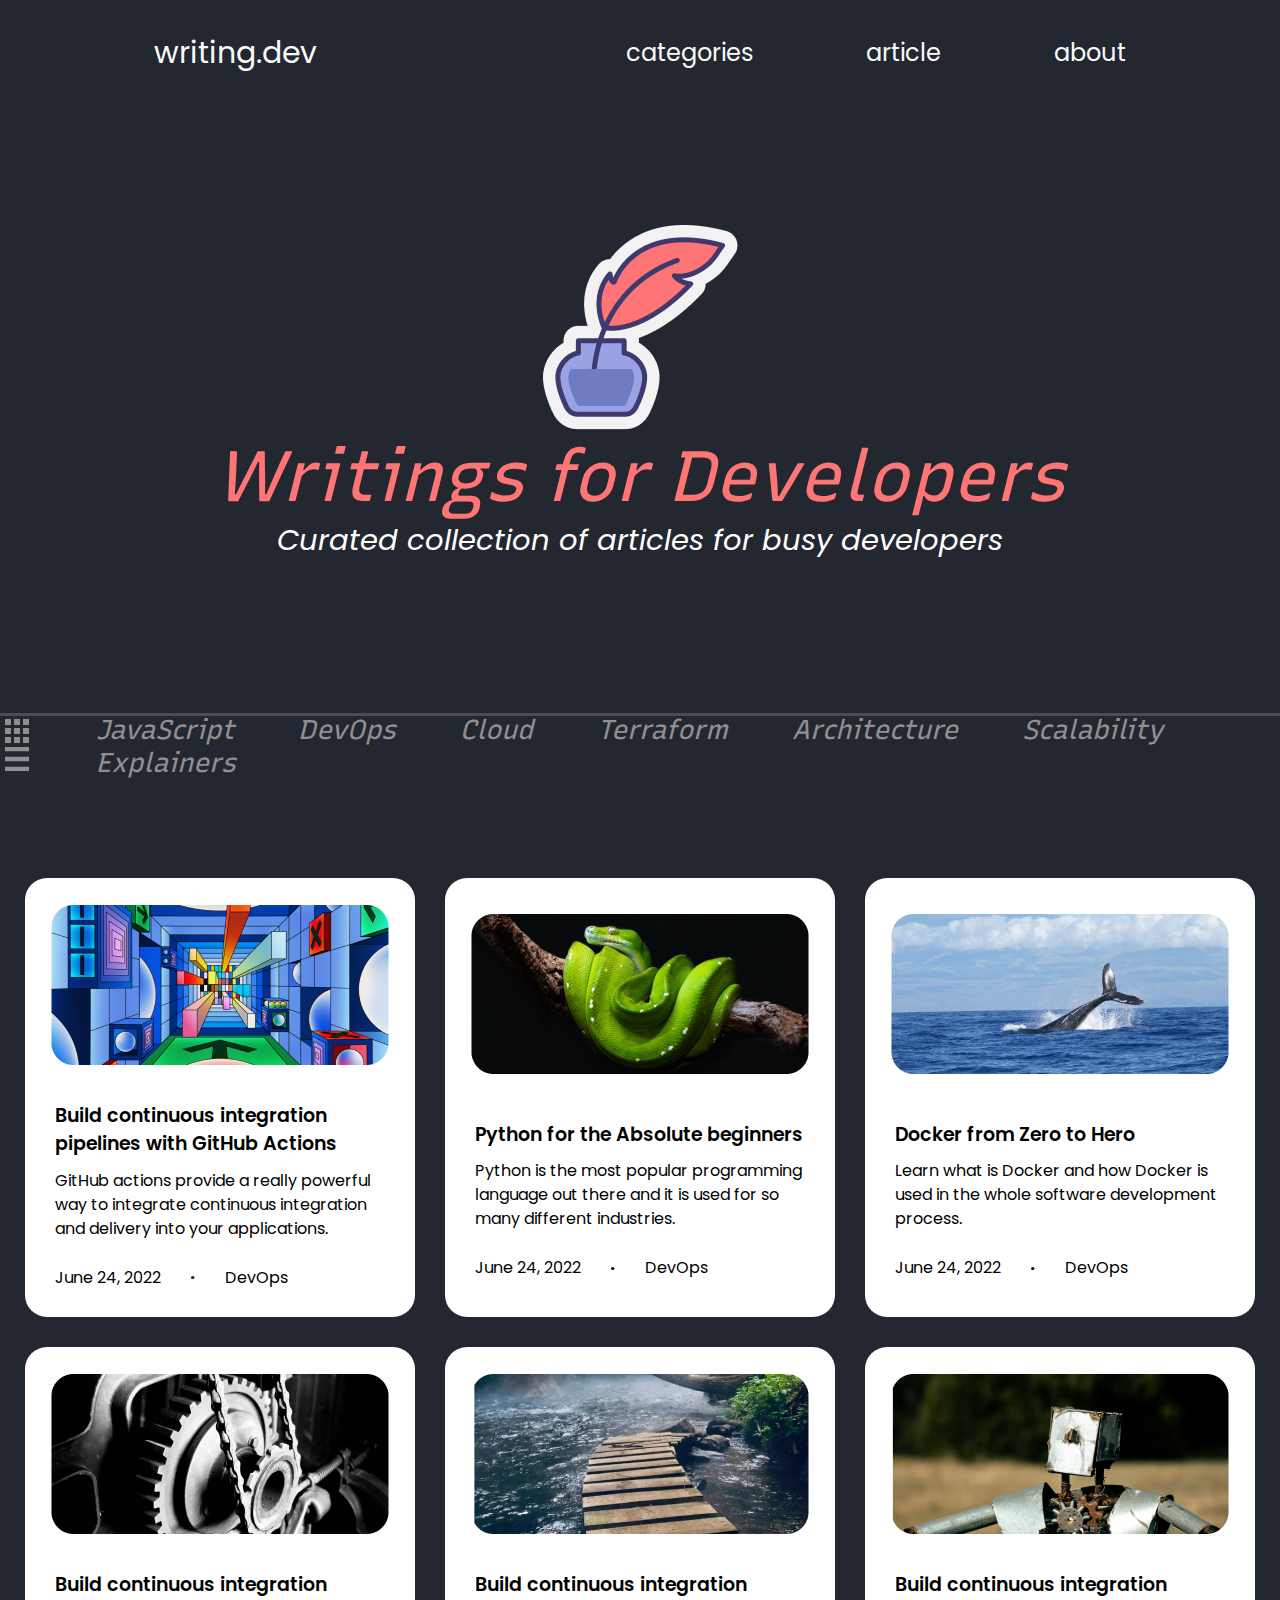
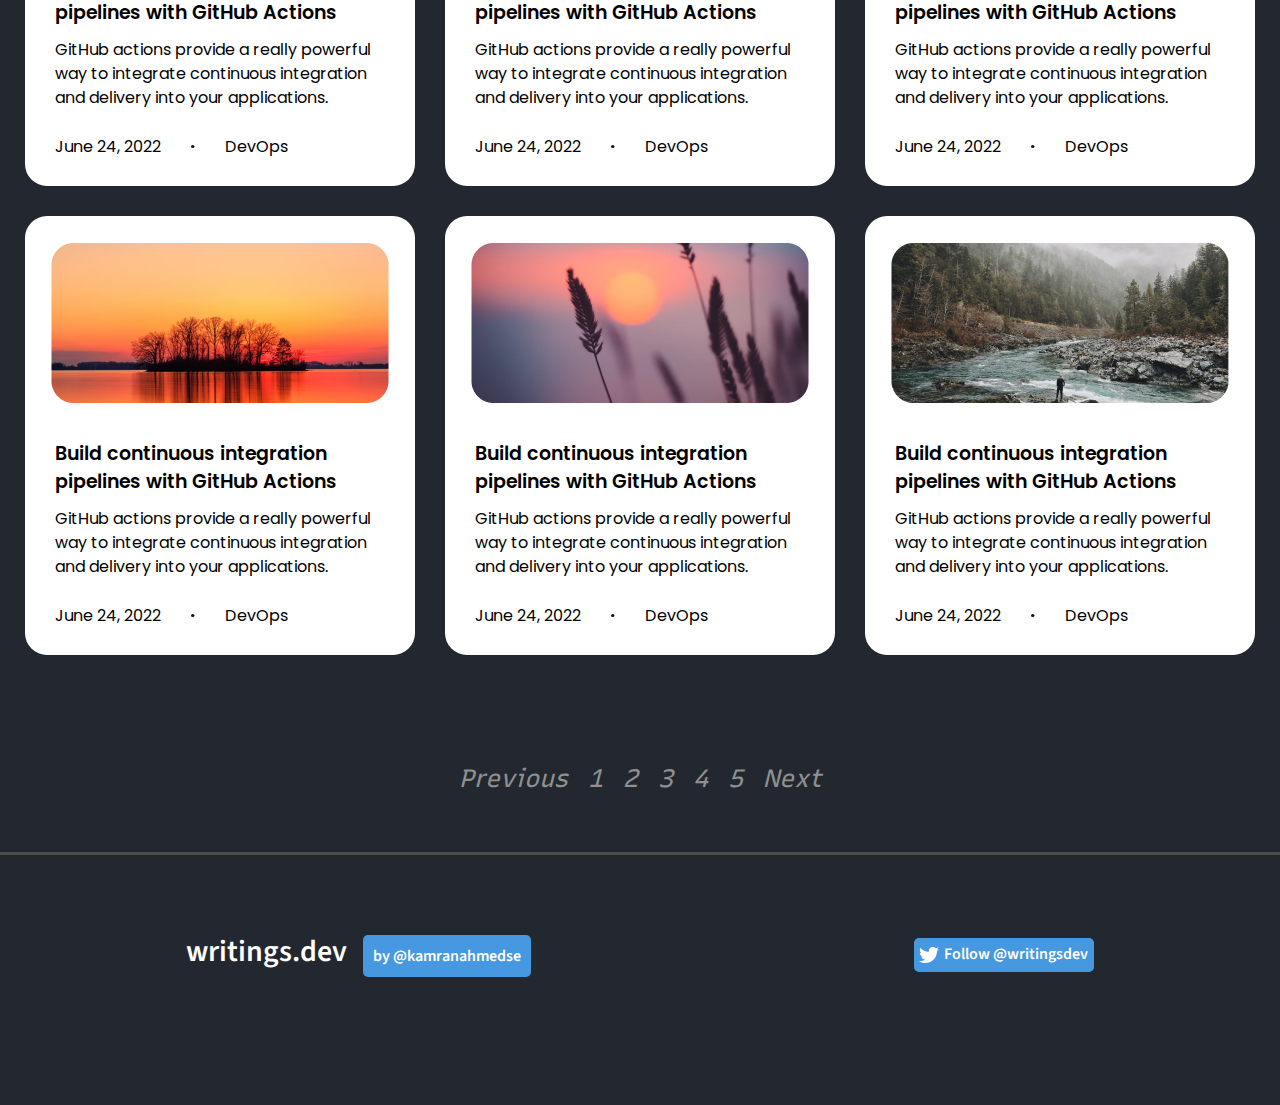
<file: projects/Static Web/src/index.html>
<!DOCTYPE html>
<html lang="en">

<head>
   <meta charset="UTF-8">
   <meta name="viewport" content="width=device-width, initial-scale=1.0">
   <link rel="stylesheet" href="style.css">
   <link rel="icon" href="/projects/Static Web/assets/icons/logo.png" type="image/x-icon">
   <title>writing.dev</title>
</head>

<body>
   <header>
      <nav>

         <h1>writing.dev</h1>
         <ul>
            <li><a href="#">categories</a></li>
            <li><a href="#">article</a></li>
            <li><a href="#">about</a></li>
         </ul>
      </nav>
   </header>
   <main>
      <section class="banner">
         <img src="/projects/Static Web/assets/icons/logo.png" alt="writing.dev logo">
         <p class="banner-header">Writings for Developers</p>
         <p>Curated collection of articles for busy developers</p>
      </section>
      <section class="category-list">
         <div class="category-list-icons">
            <svg width="24" height="24" viewBox="0 0 24 24" fill="none" xmlns="http://www.w3.org/2000/svg">
               <g clip-path="url(#clip0_31_323)">
                  <path
                     d="M6 6H0V0H6V6ZM15 0H9V6H15V0ZM24 0H18V6H24V0ZM6 9H0V15H6V9ZM15 9H9V15H15V9ZM24 9H18V15H24V9ZM6 18H0V24H6V18ZM15 18H9V24H15V18ZM24 18H18V24H24V18Z"
                     fill="#909090" />
               </g>
               <defs>
                  <clipPath id="clip0_31_323">
                     <rect width="24" height="24" fill="white" />
                  </clipPath>
               </defs>
            </svg>
            <svg width="24" height="24" viewBox="0 0 24 24" fill="none" xmlns="http://www.w3.org/2000/svg">
               <g clip-path="url(#clip0_31_325)">
                  <path d="M0 4.36364H24V0H0V4.36364ZM0 14.1818H24V9.81818H0V14.1818ZM0 24H24V19.6364H0V25.0909V24Z"
                     fill="#909090" />
               </g>
               <defs>
                  <clipPath id="clip0_31_325">
                     <rect width="24" height="24" fill="white" />
                  </clipPath>
               </defs>
            </svg>
         </div>
         <div class="category-content">
            <a href="#">JavaScript</a>
            <a href="#">DevOps</a>
            <a href="#">Cloud</a>
            <a href="#">Terraform</a>
            <a href="#">Architecture</a>
            <a href="#">Scalability</a>
            <a href="#">Explainers</a>
         </div>
      </section>


      <article>
         <div class="card card-one">
            <img src="/projects/Static Web/assets/images/github.png" alt="">
            <div class="description">
               <h3>Build continuous integration pipelines with GitHub Actions</h3>
               <p>GitHub actions provide a really powerful way to integrate continuous integration and delivery into
                  your applications.</p>
               <div class="date-content">
                  <p>June 24, 2022</p>
                  <svg width="4" height="3" viewBox="0 0 4 3" fill="none" xmlns="http://www.w3.org/2000/svg">
                     <ellipse cx="1.72566" cy="1.5" rx="1.72566" ry="1.5" fill="#0F1217" />
                  </svg>
                  <p>DevOps</p>
               </div>
            </div>
         </div>

         <!-- START - SECOND CARD -->
         <div class="card card-two">
            <img src="/projects/Static Web/assets/images/python.png" alt="">
            <div class="description">
               <h3>Python for the Absolute beginners</h3>
               <p>Python is the most popular programming language out there and it is used for so many different
                  industries.</p>
               <div class="date-content">
                  <p>June 24, 2022</p>
                  <svg width="4" height="3" viewBox="0 0 4 3" fill="none" xmlns="http://www.w3.org/2000/svg">
                     <ellipse cx="1.72566" cy="1.5" rx="1.72566" ry="1.5" fill="#0F1217" />
                  </svg>
                  <p>DevOps</p>
               </div>
            </div>
         </div>
         <!-- END - SECOND CARD -->

         <!-- START - THIRD CARD -->
         <div class="card card-three">
            <img src="/projects/Static Web/assets/images/docker.png" alt="">
            <div class="description">
               <h3>Docker from Zero to Hero</h3>
               <p>Learn what is Docker and how Docker is used in the whole software development process.</p>
               <div class="date-content">
                  <p>June 24, 2022</p>
                  <svg width="4" height="3" viewBox="0 0 4 3" fill="none" xmlns="http://www.w3.org/2000/svg">
                     <ellipse cx="1.72566" cy="1.5" rx="1.72566" ry="1.5" fill="#0F1217" />
                  </svg>
                  <p>DevOps</p>
               </div>
            </div>
         </div>
         <!-- END - THIRD CARD -->

         <!-- START - FOUR CARD -->
         <div class="card card-four">
            <img src="/projects/Static Web/assets/images/project-management.png" alt="">
            <div class="description">
               <h3>Build continuous integration pipelines with GitHub Actions</h3>
               <p>GitHub actions provide a really powerful way to integrate continuous integration and delivery into
                  your applications.</p>
               <div class="date-content">
                  <p>June 24, 2022</p>
                  <svg width="4" height="3" viewBox="0 0 4 3" fill="none" xmlns="http://www.w3.org/2000/svg">
                     <ellipse cx="1.72566" cy="1.5" rx="1.72566" ry="1.5" fill="#0F1217" />
                  </svg>
                  <p>DevOps</p>
               </div>
            </div>
         </div>
         <!-- END - FOUR CARD -->


         <!-- START - FIVE CARD -->
         <div class="card card-five">
            <img src="/projects/Static Web/assets/images/api's.png" alt="">
            <div class="description">
               <h3>Build continuous integration pipelines with GitHub Actions</h3>
               <p>GitHub actions provide a really powerful way to integrate continuous integration and delivery into
                  your applications.</p>
               <div class="date-content">
                  <p>June 24, 2022</p>
                  <svg width="4" height="3" viewBox="0 0 4 3" fill="none" xmlns="http://www.w3.org/2000/svg">
                     <ellipse cx="1.72566" cy="1.5" rx="1.72566" ry="1.5" fill="#0F1217" />
                  </svg>
                  <p>DevOps</p>
               </div>
            </div>
         </div>
         <!-- END - FIVE CARD -->

         <!-- START - SIX CARD -->
         <div class="card card-six">
            <img src="/projects/Static Web/assets/images/machine-learning.png" alt="">
            <div class="description">
               <h3>Build continuous integration pipelines with GitHub Actions</h3>
               <p>GitHub actions provide a really powerful way to integrate continuous integration and delivery into
                  your applications.</p>
               <div class="date-content">
                  <p>June 24, 2022</p>
                  <svg width="4" height="3" viewBox="0 0 4 3" fill="none" xmlns="http://www.w3.org/2000/svg">
                     <ellipse cx="1.72566" cy="1.5" rx="1.72566" ry="1.5" fill="#0F1217" />
                  </svg>
                  <p>DevOps</p>
               </div>
            </div>
         </div>
         <!-- END - SIX CARD -->

         <!-- START - SEVEN CARD -->
         <div class="card card-seven">
            <img src="/projects/Static Web/assets/images/cisco.png" alt="">
            <div class="description">
               <h3>Build continuous integration pipelines with GitHub Actions</h3>
               <p>GitHub actions provide a really powerful way to integrate continuous integration and delivery into
                  your applications.</p>
               <div class="date-content">
                  <p>June 24, 2022</p>
                  <svg width="4" height="3" viewBox="0 0 4 3" fill="none" xmlns="http://www.w3.org/2000/svg">
                     <ellipse cx="1.72566" cy="1.5" rx="1.72566" ry="1.5" fill="#0F1217" />
                  </svg>
                  <p>DevOps</p>
               </div>
            </div>
         </div>
         <!-- END - SEVEN CARD -->

         <!-- START - EIGHT CARD -->
         <div class="card card-eight">
            <img src="/projects/Static Web/assets/images/html-css.png" alt="">
            <div class="description">
               <h3>Build continuous integration pipelines with GitHub Actions</h3>
               <p>GitHub actions provide a really powerful way to integrate continuous integration and delivery into
                  your applications.</p>
               <div class="date-content">
                  <p>June 24, 2022</p>
                  <svg width="4" height="3" viewBox="0 0 4 3" fill="none" xmlns="http://www.w3.org/2000/svg">
                     <ellipse cx="1.72566" cy="1.5" rx="1.72566" ry="1.5" fill="#0F1217" />
                  </svg>
                  <p>DevOps</p>
               </div>
            </div>
         </div>
         <!-- END - EIGHT CARD -->

         <!-- START - NINE CARD -->
         <div class="card card-nine">
            <img src="/projects/Static Web/assets/images/AI.png" alt="">
            <div class="description">
               <h3>Build continuous integration pipelines with GitHub Actions</h3>
               <p>GitHub actions provide a really powerful way to integrate continuous integration and delivery into
                  your applications.</p>
               <div class="date-content">
                  <p>June 24, 2022</p>
                  <svg width="4" height="3" viewBox="0 0 4 3" fill="none" xmlns="http://www.w3.org/2000/svg">
                     <ellipse cx="1.72566" cy="1.5" rx="1.72566" ry="1.5" fill="#0F1217" />
                  </svg>
                  <p>DevOps</p>
               </div>
            </div>
         </div>
         <!-- END - NINE CARD -->
      </article>

      <div class="pagination">
         <a href="#">Previous</a>
         <a href="#">1</a>
         <a href="#">2</a>
         <a href="#">3</a>
         <a href="#">4</a>
         <a href="#">5</a>
         <a href="#">Next</a>
      </div>
   </main>

   <footer>
      <p>writings.dev <span>by @kamranahmedse</span></p>
      <div class="socials">
         <svg width="20" height="16" viewBox="0 0 20 16" fill="none" xmlns="http://www.w3.org/2000/svg">
            <path
               d="M20 1.89437C19.2641 2.21524 18.4736 2.43244 17.6431 2.52994C18.4906 2.03012 19.1412 1.23843 19.4474 0.295262C18.6545 0.758055 17.7769 1.09497 16.8417 1.27515C16.0942 0.490561 15.0279 0 13.8476 0C11.5815 0 9.74425 1.80798 9.74425 4.03957C9.74425 4.35612 9.78123 4.6628 9.85019 4.95898C6.4386 4.79053 3.41629 3.1834 1.39159 0.739235C1.03899 1.33655 0.836833 2.03012 0.836833 2.76936C0.836833 4.171 1.56146 5.40789 2.6622 6.13232C1.98959 6.11072 1.3568 5.92931 0.803611 5.62633C0.802984 5.64361 0.802984 5.66027 0.802984 5.67662C0.802984 7.63424 2.21745 9.26728 4.09515 9.63813C3.75039 9.73008 3.38808 9.77913 3.01385 9.77913C2.74901 9.77913 2.49169 9.75507 2.24158 9.70817C2.76406 11.3125 4.27882 12.4803 6.07472 12.5127C4.66997 13.5956 2.89977 14.242 0.978499 14.242C0.64784 14.242 0.32157 14.2235 0 14.1852C1.81596 15.332 3.97292 16 6.28941 16C13.8375 16 17.9643 9.84485 17.9643 4.5073C17.9643 4.33298 17.9603 4.15774 17.9524 3.98496C18.7542 3.41511 19.4499 2.70456 19.9997 1.89498L20 1.89437Z"
               fill="white" />
         </svg>
         Follow @writingsdev
      </div>
   </footer>
</body>

</html>
</file>
<file: projects/Static Web/src/style.css>
@import url('https://fonts.googleapis.com/css2?family=Poppins:wght@400;600&family=Recursive:wght@300..1000&family=Source+Sans+3:ital,wght@0,200..900;1,200..900&display=swap');



* {
   margin: 0px;
   padding: 0px;
   box-sizing: border-box;
}

html {
   scroll-behavior: smooth;
}

body {
   background-color: #232830;
}

header {
   margin-top: 30px;
}

nav h1 {
   font-family: 'Poppins';
   font-weight: 400;
   font-size: 30px;
   line-height: 45px;
}

nav {
   display: flex;
   justify-content: space-around;
   align-items: center;
   font-family: 'Poppins';
   color: #fafafa;
}

nav ul {
   display: flex;
   justify-content: space-between;
   align-items: center;
   list-style-type: none;
   width: 500px;
}

nav a {
   text-decoration: none;
   color: #fafafa;
   font-weight: 400px;
   font-size: 1.5rem;
   line-height: 2rem;
}

.banner {
   text-align: center;
   margin: 150px 0;
}

.banner .banner-header {
   font-family: 'Recursive';
   font-weight: 400px;
   font-style: italic;
   font-size: 71px;
   line-height: 85px;
   color: #FF7575;
}

.banner p {
   font-family: 'Poppins';
   font-weight: 400px;
   font-style: italic;
   font-size: 29px;
   line-height: 43.5px;
   color: #FFFFFF;
}


/* ! --- Category Section --- */

.category-list {
   display: flex;
   justify-content: center;
   align-items: center;

   margin-top: 20px;
   padding: 15px 0px;
   border-top: 3px solid #4D4D4D;

   height: 65px;
}

.category-list-icons svg {
   margin: 0 5px;
}

.category-content a {
   text-decoration: none;
   font-family: 'Recursive';
   font-weight: 400px;
   font-style: italic;
   font-size: 27px;
   line-height: 32.4px;
   color: #909090;
   margin: 0 30px;
}


/* --- Card Styles --- */

.card {
   width: 390px;
   height: 439px;

   background-color: #FFFFFF;

   display: flex;
   flex-direction: column;
   justify-content: space-evenly;
   align-items: center;

   border-radius: 22px;
}

.description h3 {
   font-family: 'Poppins';
   font-weight: 600;
   font-size: 19px;
   line-height: 28.5px;
   margin: 10px 30px;
}

.description p,
.date-content p {
   font-family: 'Poppins';
   font-weight: 400;
   font-size: 16px;
   line-height: 24px;
   margin: 10px 30px;
}


.description .date-content {
   display: inline-flex;
   justify-content: flex-start;
   align-items: center;
   margin-top: 15px;
   width: 300px;
   height: 24px;
}


article {
   margin: 100px 0px;
   display: grid;
   gap: 30px;
   grid-template-areas: 'card-one card-two card-three'
      'card-four card-five card-six'
      'card-seven card-eight card-nine';

   justify-content: center;
}

.card-one {
   grid-area: card-one;
}

.card-two {
   grid-area: card-two;
}

.card-three {
   grid-area: card-three;
}

.card-four {
   grid-area: card-four;
}

.card-five {
   grid-area: card-five;
}

.card-six {
   grid-area: card-six;
}

.card-seven {
   grid-area: card-seven;
}

.card-eight {
   grid-area: card-eight;
}

.card-nine {
   grid-area: card-nine;
}

/* Pagination */
.pagination {
   width: 100%;
   height: 47px;

   display: flex;
   justify-content: center;
   align-items: center;
   gap: 20px;
   margin-bottom: 20px;
}

.pagination a {
   text-decoration: none;
   color: #909090;

   font-family: 'Recursive';
   font-weight: 400;
   font-style: italic;
   font-size: 25px;
   line-height: 30px;
}

.pagination a:hover {
   color: #FF7575;
   padding-bottom: 10px;
   border-bottom: 3px solid #FF7575;
}

footer {
   width: 100%;
   height: 68px;
   display: flex;
   justify-content: space-around;
   align-items: center;
   margin: 50px 0px;
   padding: 100px 0px;
   border-top: 3px solid #4D4D4D;
}

footer p {
   font-family: 'Source Sans 3';
   font-weight: 600;
   font-size: 30px;
   line-height: 37.71px;
   color: #fff;
}

footer span {
   font-size: 1rem;
   width: 204px;
   height: 34px;
   border-radius: 5px;
   background-color: #4699E0;
   padding: 10px;
   margin: 0px 10px;
}
 
footer .socials {
   width: 180px;
   height: 34px;
   font-family: 'Source Sans 3';
   font-weight: 600;
   font-size: 1rem;
   line-height: 23.88px;
   color: #fff;
   background-color: #4699E0;
   border-radius: 5px;
   display: flex;
   align-items: center;
   justify-content: space-evenly;
}
</file>
